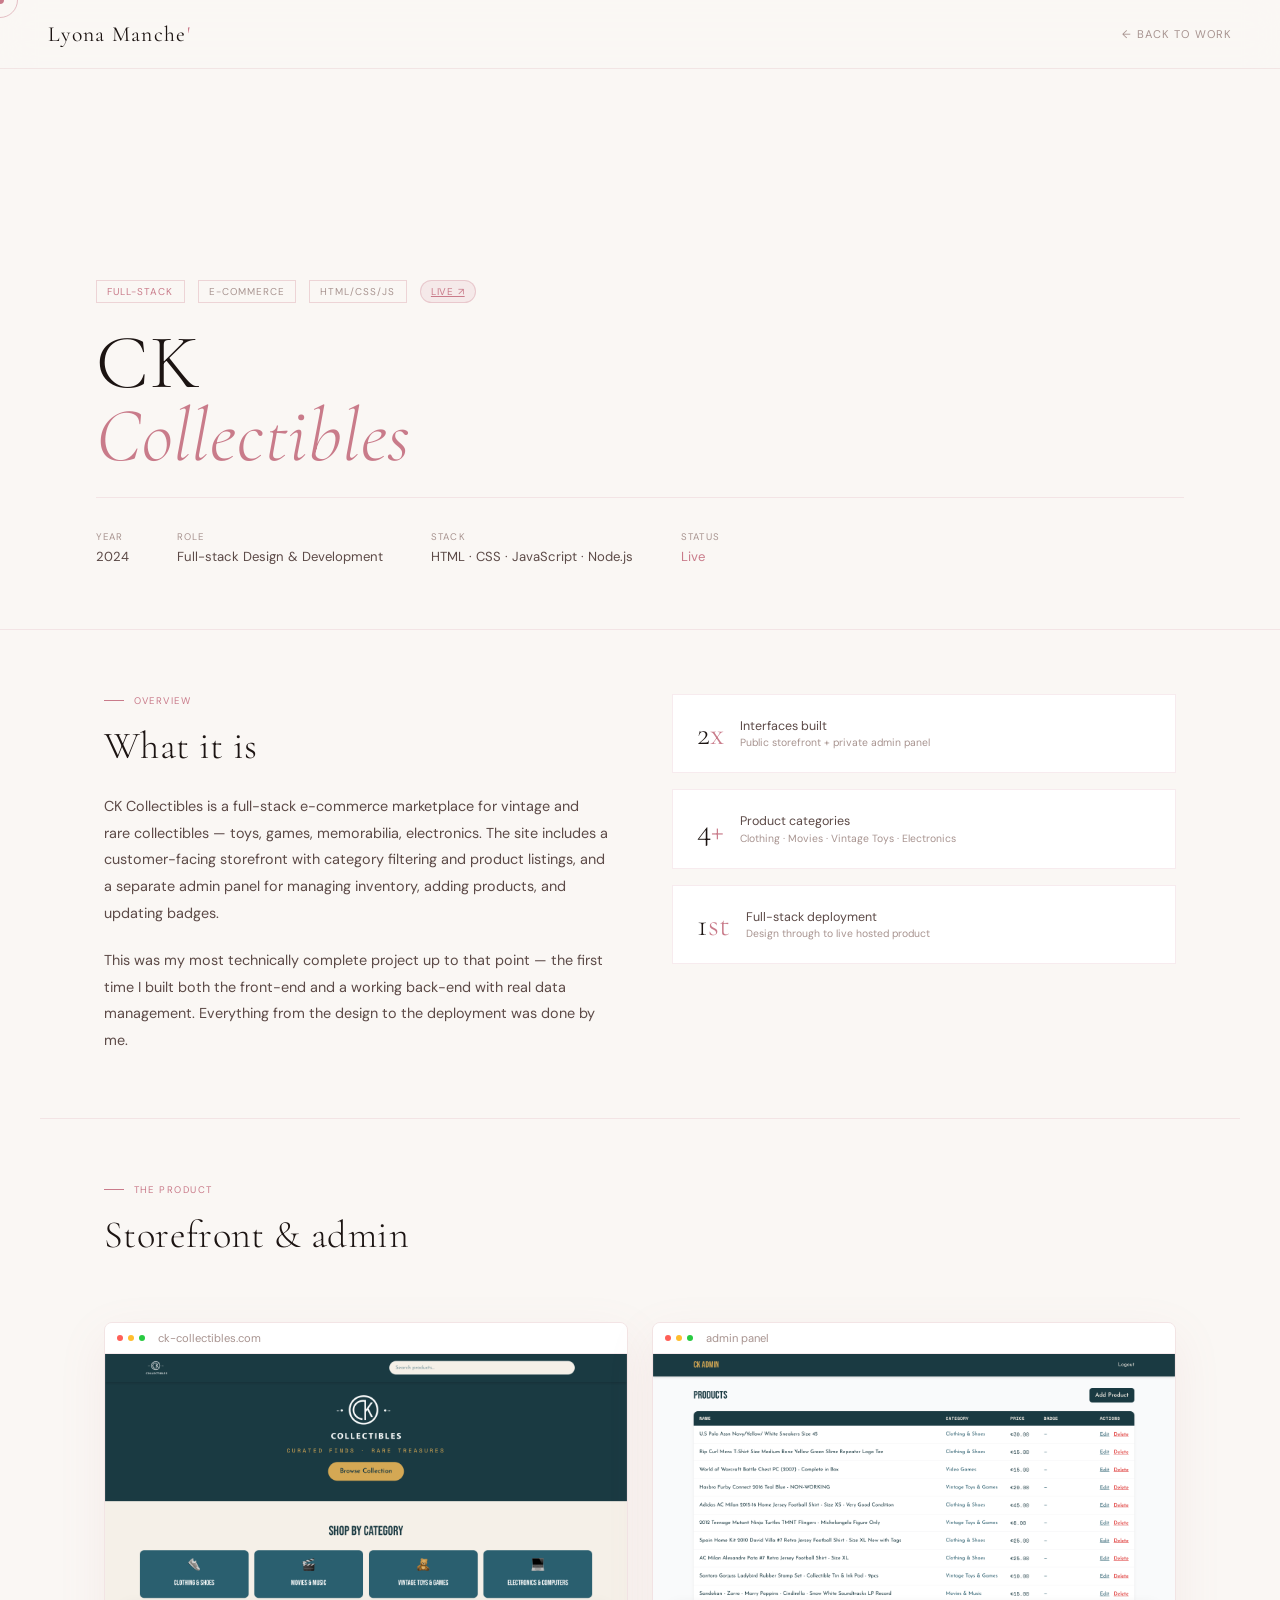
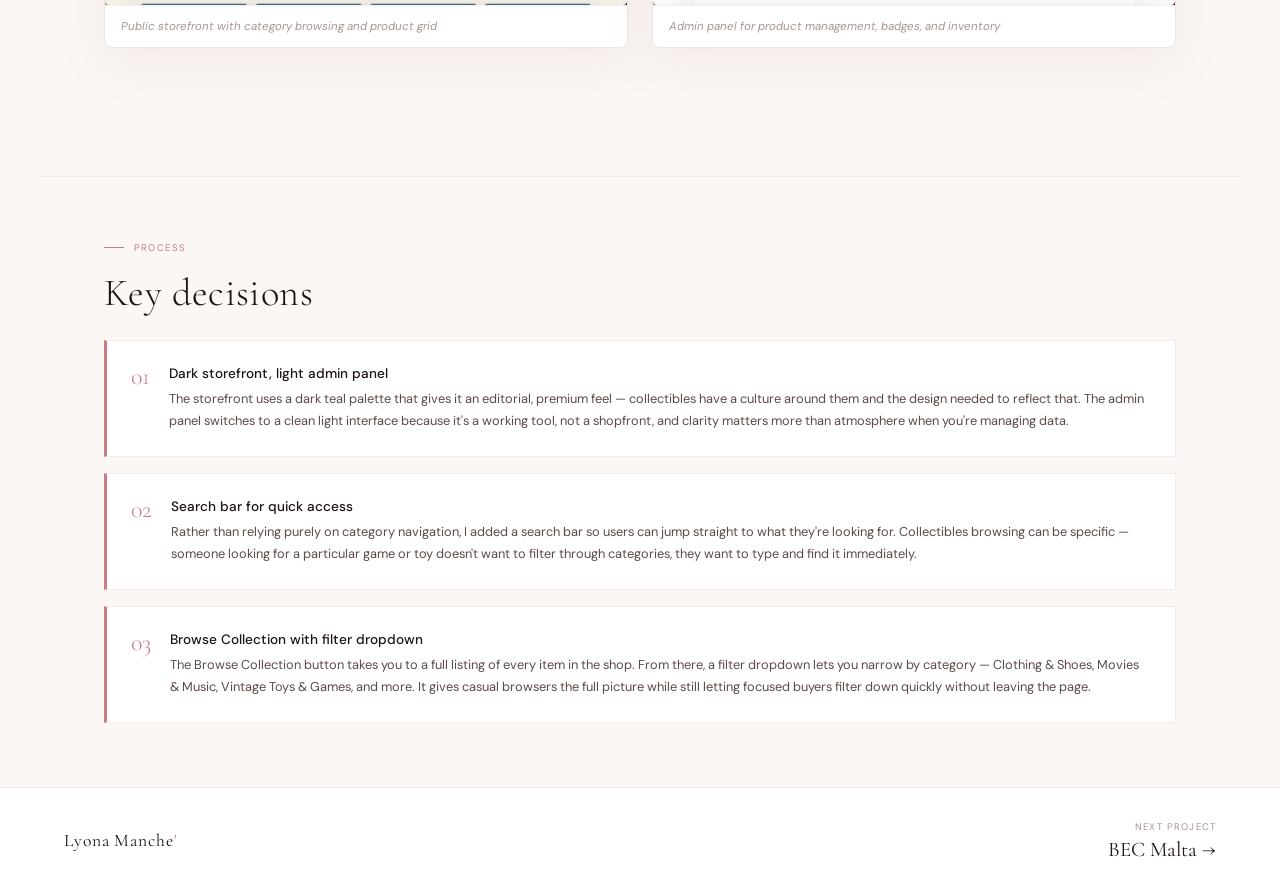
<file: projects/ck-collectibles.html>
<!DOCTYPE html>
<html lang="en">
<head>
<meta charset="UTF-8">
<meta name="viewport" content="width=device-width, initial-scale=1.0">
<title>CK Collectibles — Lyona Manche'</title>
<link href="https://fonts.googleapis.com/css2?family=Cormorant+Garamond:ital,wght@0,300;0,400;0,600;1,300;1,400&family=DM+Sans:wght@300;400;500&display=swap" rel="stylesheet">
<link rel="stylesheet" href="case-study.css">
</head>
<body>
<div class="cursor" id="cursor"></div>
<div class="cursor-ring" id="cursorRing"></div>
<nav>
  <a href="../index.html" class="nav-logo">Lyona Manche<span>'</span></a>
  <a href="../index.html" class="nav-back">← Back to work</a>
</nav>

<section class="cs-hero">
  <div class="cs-eyebrow">
    <span class="cs-tag hi">Full-stack</span>
    <span class="cs-tag">E-commerce</span>
    <span class="cs-tag">HTML/CSS/JS</span>
    <a href="https://ckcollectibles.com" target="_blank" class="cs-live">Live ↗</a>
  </div>
  <h1 class="cs-title">CK<br><em>Collectibles</em></h1>
  <div class="cs-hero-meta">
    <div class="cs-meta-item"><div class="cs-meta-label">Year</div><div class="cs-meta-val">2024</div></div>
    <div class="cs-meta-item"><div class="cs-meta-label">Role</div><div class="cs-meta-val">Full-stack Design & Development</div></div>
    <div class="cs-meta-item"><div class="cs-meta-label">Stack</div><div class="cs-meta-val">HTML · CSS · JavaScript · Node.js</div></div>
    <div class="cs-meta-item"><div class="cs-meta-label">Status</div><div class="cs-meta-val" style="color:var(--rose);">Live</div></div>
  </div>
</section>

<div class="cs-content">

  <div class="cs-section reveal">
    <div class="cs-overview-grid">
      <div>
        <div class="cs-section-label">Overview</div>
        <h2 class="cs-section-title">What it is</h2>
        <p class="cs-body">CK Collectibles is a full-stack e-commerce marketplace for vintage and rare collectibles — toys, games, memorabilia, electronics. The site includes a customer-facing storefront with category filtering and product listings, and a separate admin panel for managing inventory, adding products, and updating badges.</p>
        <br>
        <p class="cs-body">This was my most technically complete project up to that point — the first time I built both the front-end and a working back-end with real data management. Everything from the design to the deployment was done by me.</p>
      </div>
      <div class="cs-overview-right">
        <div class="cs-stat-box">
          <div class="cs-stat-num">2<span>x</span></div>
          <div><div class="cs-stat-label">Interfaces built</div><div class="cs-stat-sub">Public storefront + private admin panel</div></div>
        </div>
        <div class="cs-stat-box">
          <div class="cs-stat-num">4<span>+</span></div>
          <div><div class="cs-stat-label">Product categories</div><div class="cs-stat-sub">Clothing · Movies · Vintage Toys · Electronics</div></div>
        </div>
        <div class="cs-stat-box">
          <div class="cs-stat-num">1<span>st</span></div>
          <div><div class="cs-stat-label">Full-stack deployment</div><div class="cs-stat-sub">Design through to live hosted product</div></div>
        </div>
      </div>
    </div>
  </div>

  <div class="cs-section reveal">
    <div class="cs-section-label">The Product</div>
    <h2 class="cs-section-title">Storefront & admin</h2>
    <div class="cs-screenshots-2">
      <div class="cs-screenshot-browser">
        <div class="cs-browser-bar">
          <div class="cs-dot r"></div><div class="cs-dot y"></div><div class="cs-dot g"></div>
          <span class="cs-url">ck-collectibles.com</span>
        </div>
        <img src="../images/ck.png" alt="CK Collectibles storefront">
        <div class="cs-screenshot-caption">Public storefront with category browsing and product grid</div>
      </div>
      <div class="cs-screenshot-browser">
        <div class="cs-browser-bar">
          <div class="cs-dot r"></div><div class="cs-dot y"></div><div class="cs-dot g"></div>
          <span class="cs-url">admin panel</span>
        </div>
        <img src="../images/ck-admin.png" alt="CK Admin Panel">
        <div class="cs-screenshot-caption">Admin panel for product management, badges, and inventory</div>
      </div>
    </div>
  </div>

  <div class="cs-section reveal">
    <div class="cs-section-label">Process</div>
    <h2 class="cs-section-title">Key decisions</h2>
    <div class="cs-decisions">
      <div class="cs-decision">
        <div class="cs-decision-num">01</div>
        <div>
          <div class="cs-decision-title">Dark storefront, light admin panel</div>
          <div class="cs-decision-body">The storefront uses a dark teal palette that gives it an editorial, premium feel — collectibles have a culture around them and the design needed to reflect that. The admin panel switches to a clean light interface because it's a working tool, not a shopfront, and clarity matters more than atmosphere when you're managing data.</div>
        </div>
      </div>
      <div class="cs-decision">
        <div class="cs-decision-num">02</div>
        <div>
          <div class="cs-decision-title">Search bar for quick access</div>
          <div class="cs-decision-body">Rather than relying purely on category navigation, I added a search bar so users can jump straight to what they're looking for. Collectibles browsing can be specific — someone looking for a particular game or toy doesn't want to filter through categories, they want to type and find it immediately.</div>
        </div>
      </div>
      <div class="cs-decision">
        <div class="cs-decision-num">03</div>
        <div>
          <div class="cs-decision-title">Browse Collection with filter dropdown</div>
          <div class="cs-decision-body">The Browse Collection button takes you to a full listing of every item in the shop. From there, a filter dropdown lets you narrow by category — Clothing & Shoes, Movies & Music, Vintage Toys & Games, and more. It gives casual browsers the full picture while still letting focused buyers filter down quickly without leaving the page.</div>
        </div>
      </div>
    </div>
  </div>

</div>

<div class="cs-footer-nav">
  <div class="cs-footer-logo">Lyona Manche<span>'</span></div>
  <div class="cs-next">
    <div class="cs-next-label">Next project</div>
    <a href="bec-malta.html" class="cs-next-link">BEC Malta →</a>
  </div>
</div>

<script src="case-study.js"></script>
</body>
</html>
</file>
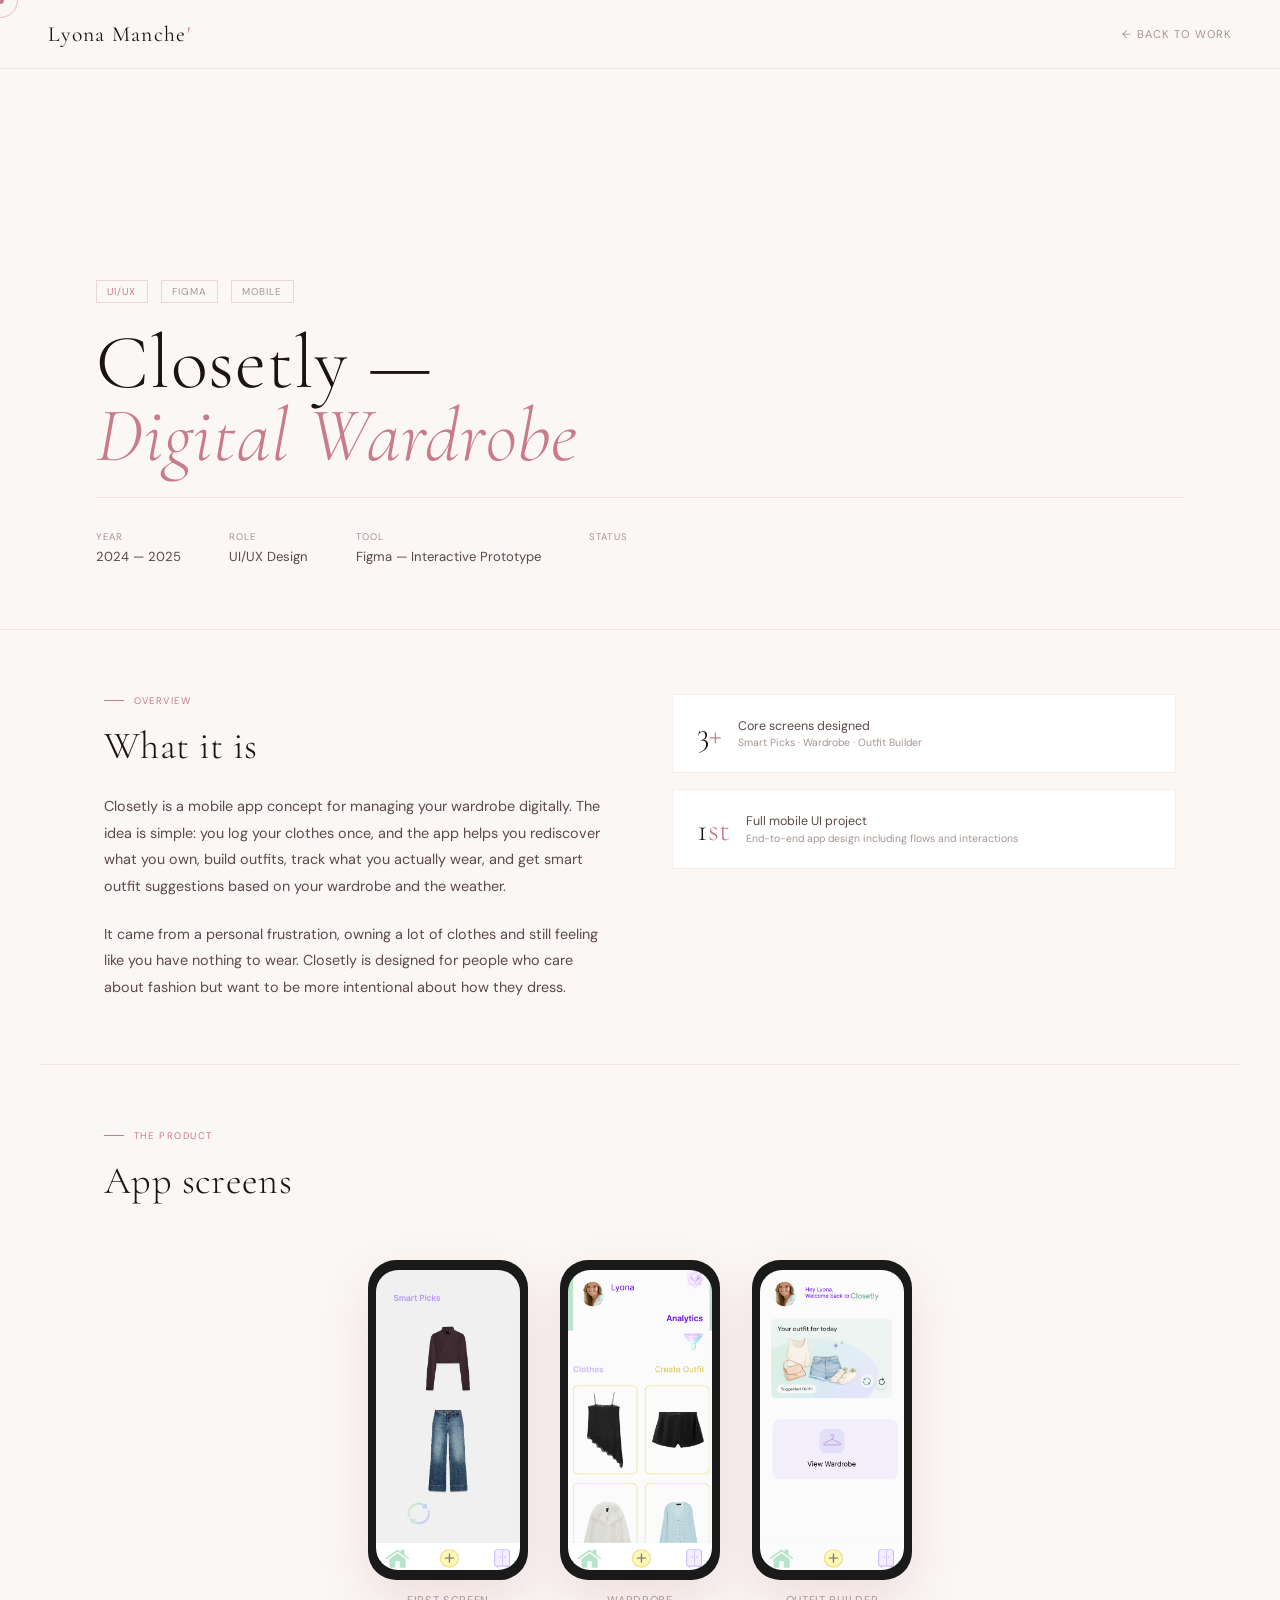
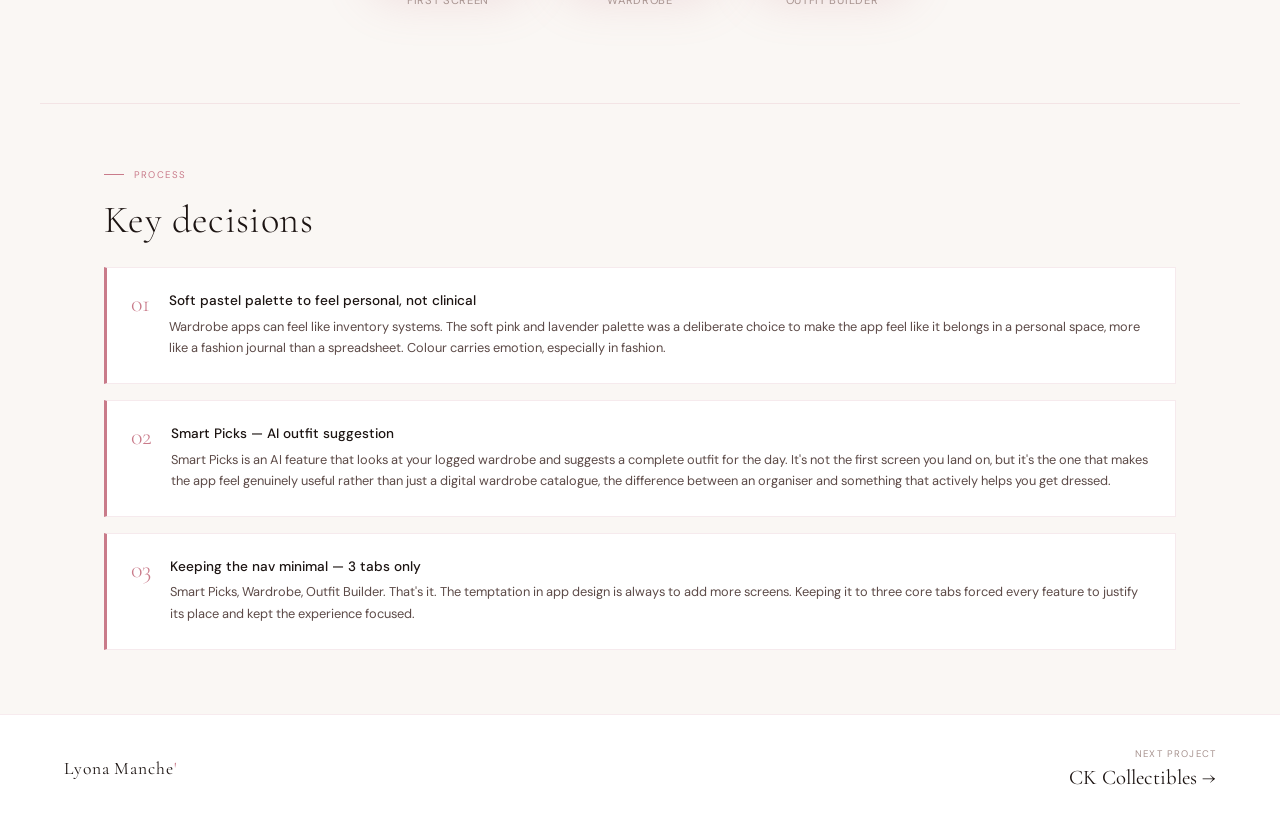
<file: projects/closetly.html>
<!DOCTYPE html>
<html lang="en">
<head>
<meta charset="UTF-8">
<meta name="viewport" content="width=device-width, initial-scale=1.0">
<title>Closetly — Lyona Manche'</title>
<link href="https://fonts.googleapis.com/css2?family=Cormorant+Garamond:ital,wght@0,300;0,400;0,600;1,300;1,400&family=DM+Sans:wght@300;400;500&display=swap" rel="stylesheet">
<link rel="stylesheet" href="case-study.css">
</head>
<body>
<div class="cursor" id="cursor"></div>
<div class="cursor-ring" id="cursorRing"></div>
<nav>
  <a href="../index.html" class="nav-logo">Lyona Manche<span>'</span></a>
  <a href="../index.html" class="nav-back">← Back to work</a>
</nav>

<section class="cs-hero">
  <div class="cs-eyebrow">
    <span class="cs-tag hi">UI/UX</span>
    <span class="cs-tag">Figma</span>
    <span class="cs-tag">Mobile</span>
  </div>
  <h1 class="cs-title">Closetly —<br><em>Digital Wardrobe</em></h1>
  <div class="cs-hero-meta">
    <div class="cs-meta-item"><div class="cs-meta-label">Year</div><div class="cs-meta-val">2024 — 2025</div></div>
    <div class="cs-meta-item"><div class="cs-meta-label">Role</div><div class="cs-meta-val">UI/UX Design</div></div>
    <div class="cs-meta-item"><div class="cs-meta-label">Tool</div><div class="cs-meta-val">Figma — Interactive Prototype</div></div>
    <div class="cs-meta-item"><div class="cs-meta-label">Status</div><div class="cs-meta-val" style="color:rgba(255,255,255,0.4);">Prototype</div></div>
  </div>
</section>

<div class="cs-content">

  <div class="cs-section reveal">
    <div class="cs-overview-grid">
      <div>
        <div class="cs-section-label">Overview</div>
        <h2 class="cs-section-title">What it is</h2>
        <p class="cs-body">Closetly is a mobile app concept for managing your wardrobe digitally. The idea is simple: you log your clothes once, and the app helps you rediscover what you own, build outfits, track what you actually wear, and get smart outfit suggestions based on your wardrobe and the weather.</p>
        <br>
        <p class="cs-body">It came from a personal frustration, owning a lot of clothes and still feeling like you have nothing to wear. Closetly is designed for people who care about fashion but want to be more intentional about how they dress.</p>
      </div>
      <div class="cs-overview-right">
        <div class="cs-stat-box">
          <div class="cs-stat-num">3<span>+</span></div>
          <div><div class="cs-stat-label">Core screens designed</div><div class="cs-stat-sub">Smart Picks · Wardrobe · Outfit Builder</div></div>
        </div>
        <div class="cs-stat-box">
          <div class="cs-stat-num">1<span>st</span></div>
          <div><div class="cs-stat-label">Full mobile UI project</div><div class="cs-stat-sub">End-to-end app design including flows and interactions</div></div>
        </div>
      </div>
    </div>
  </div>

  <div class="cs-section reveal">
    <div class="cs-section-label">The Product</div>
    <h2 class="cs-section-title">App screens</h2>
    <div class="cs-phones-wrap">
      <div class="cs-phone">
        <div class="cs-phone-screen">
          <img src="../images/closetly2.png" alt="Closetly Wardrobe" style="width:100%;height:100%;object-fit:cover;border-radius:22px;">
        </div>
        <div class="cs-phone-caption">First Screen</div>
      </div>
      <div class="cs-phone">
        <div class="cs-phone-screen">
          <img src="../images/closetly.png" alt="Closetly Smart Picks" style="width:100%;height:100%;object-fit:cover;border-radius:22px;">
        </div>
        <div class="cs-phone-caption">Wardrobe</div>
      </div>
      <div class="cs-phone">
        <div class="cs-phone-screen">
          <img src="../images/closetly3.png" alt="Closetly Outfit Builder" style="width:100%;height:100%;object-fit:cover;border-radius:22px;">
        </div>
        <div class="cs-phone-caption">Outfit Builder</div>
      </div>
    </div>
  </div>

  <div class="cs-section reveal">
    <div class="cs-section-label">Process</div>
    <h2 class="cs-section-title">Key decisions</h2>
    <div class="cs-decisions">
      <div class="cs-decision">
        <div class="cs-decision-num">01</div>
        <div>
          <div class="cs-decision-title">Soft pastel palette to feel personal, not clinical</div>
          <div class="cs-decision-body">Wardrobe apps can feel like inventory systems. The soft pink and lavender palette was a deliberate choice to make the app feel like it belongs in a personal space, more like a fashion journal than a spreadsheet. Colour carries emotion, especially in fashion.</div>
        </div>
      </div>
      <div class="cs-decision">
        <div class="cs-decision-num">02</div>
        <div>
          <div class="cs-decision-title">Smart Picks — AI outfit suggestion</div>
          <div class="cs-decision-body">Smart Picks is an AI feature that looks at your logged wardrobe and suggests a complete outfit for the day. It's not the first screen you land on, but it's the one that makes the app feel genuinely useful rather than just a digital wardrobe catalogue, the difference between an organiser and something that actively helps you get dressed.</div>
        </div>
      </div>
      <div class="cs-decision">
        <div class="cs-decision-num">03</div>
        <div>
          <div class="cs-decision-title">Keeping the nav minimal — 3 tabs only</div>
          <div class="cs-decision-body">Smart Picks, Wardrobe, Outfit Builder. That's it. The temptation in app design is always to add more screens. Keeping it to three core tabs forced every feature to justify its place and kept the experience focused.</div>
        </div>
      </div>
    </div>
  </div>

</div>

<div class="cs-footer-nav">
  <div class="cs-footer-logo">Lyona Manche<span>'</span></div>
  <div class="cs-next">
    <div class="cs-next-label">Next project</div>
    <a href="ck-collectibles.html" class="cs-next-link">CK Collectibles →</a>
  </div>
</div>

<script src="case-study.js"></script>
</body>
</html>
</file>
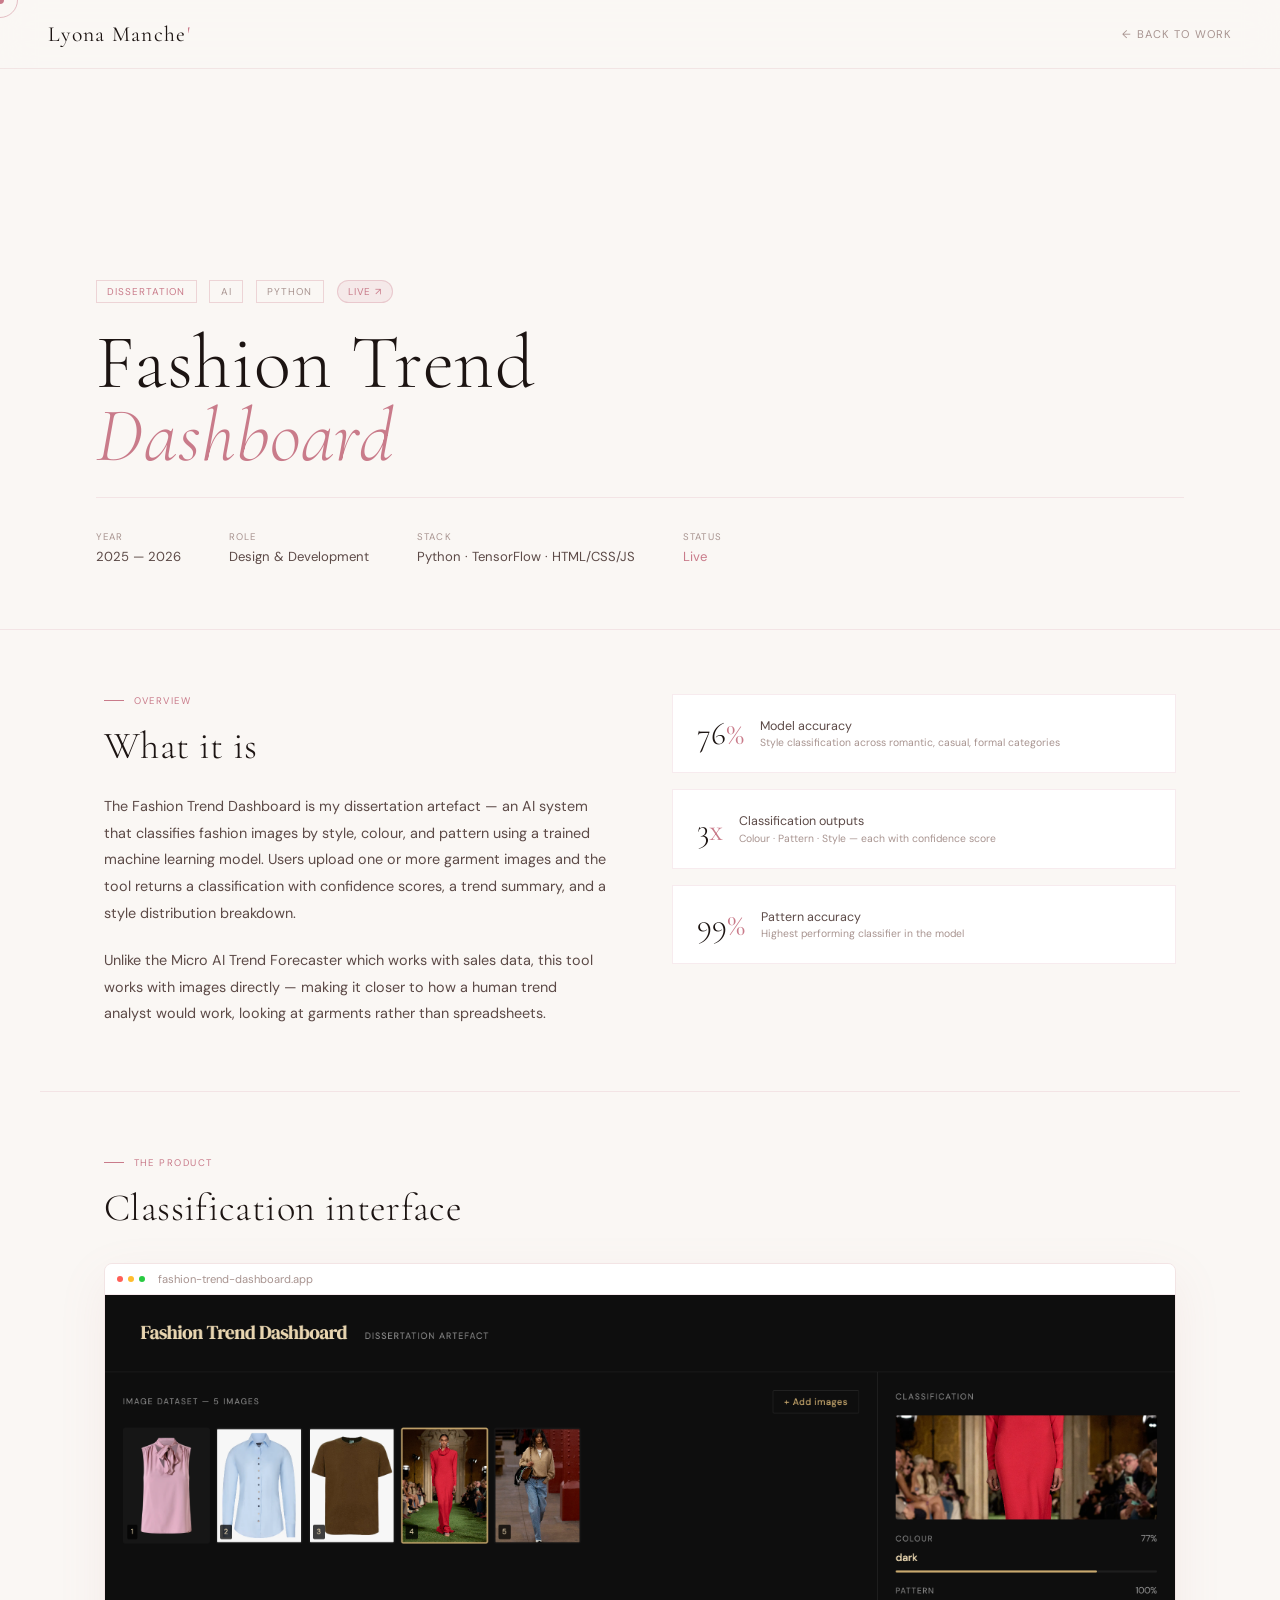
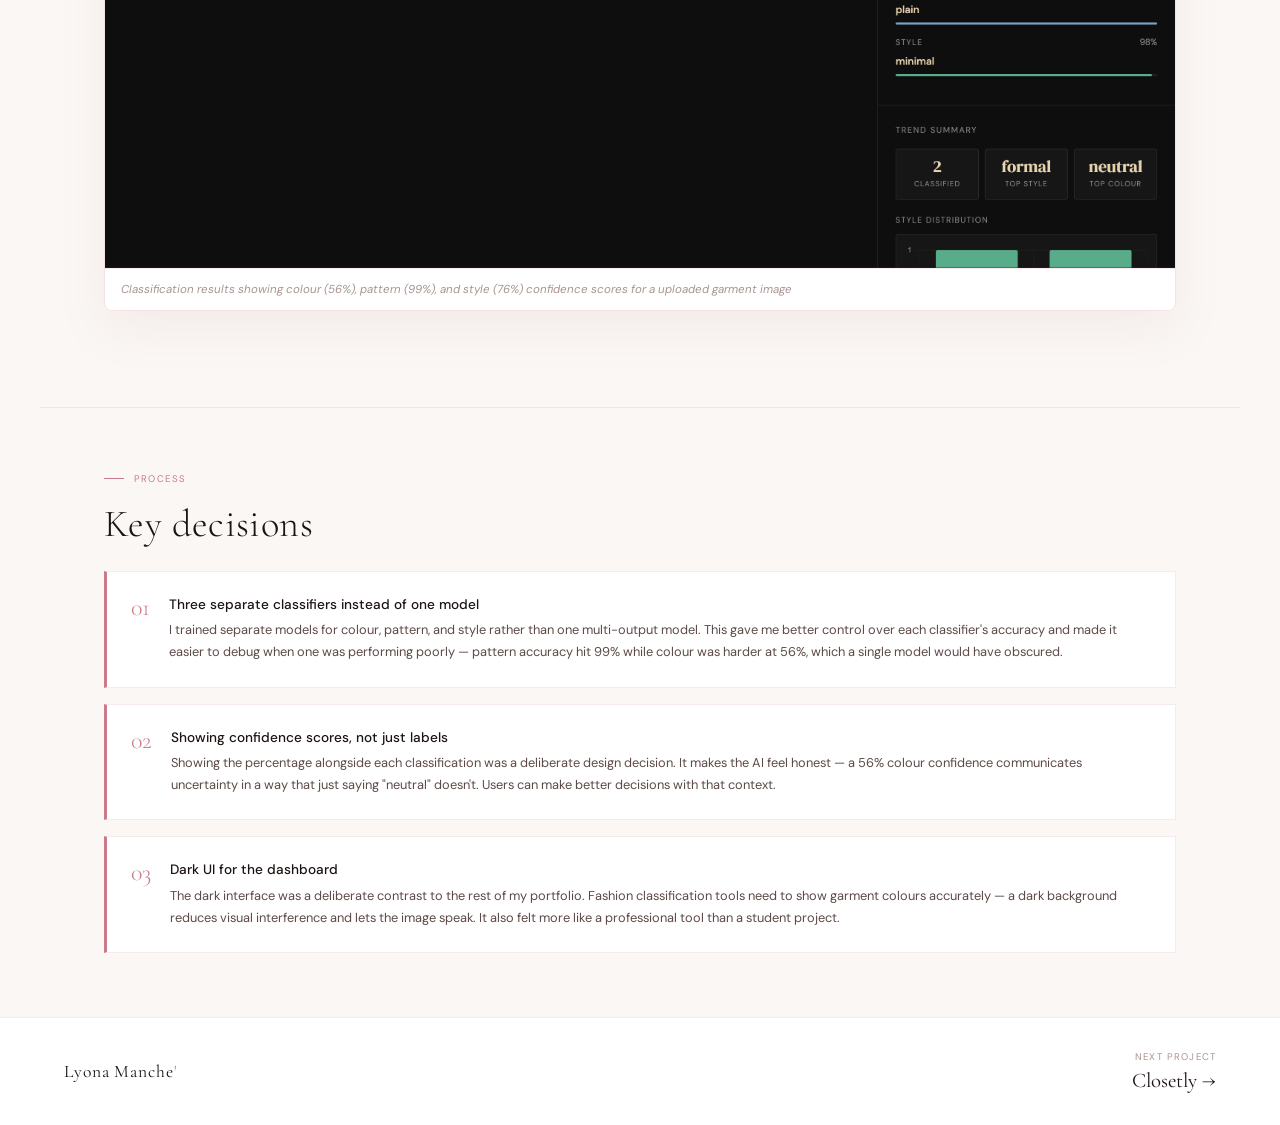
<file: projects/fashion-trend-dashboard.html>
<!DOCTYPE html>
<html lang="en">
<head>
<meta charset="UTF-8">
<meta name="viewport" content="width=device-width, initial-scale=1.0">
<title>Fashion Trend Dashboard — Lyona Manche'</title>
<link href="https://fonts.googleapis.com/css2?family=Cormorant+Garamond:ital,wght@0,300;0,400;0,600;1,300;1,400&family=DM+Sans:wght@300;400;500&display=swap" rel="stylesheet">
<link rel="stylesheet" href="case-study.css">
</head>
<body>
<div class="cursor" id="cursor"></div>
<div class="cursor-ring" id="cursorRing"></div>
<nav>
  <a href="../index.html" class="nav-logo">Lyona Manche<span>'</span></a>
  <a href="../index.html" class="nav-back">← Back to work</a>
</nav>

<section class="cs-hero">
  <div class="cs-eyebrow">
    <span class="cs-tag hi">Dissertation</span>
    <span class="cs-tag">AI</span>
    <span class="cs-tag">Python</span>
    <span class="cs-live">Live ↗</span>
  </div>
  <h1 class="cs-title">Fashion Trend<br><em>Dashboard</em></h1>
  <div class="cs-hero-meta">
    <div class="cs-meta-item"><div class="cs-meta-label">Year</div><div class="cs-meta-val">2025 — 2026</div></div>
    <div class="cs-meta-item"><div class="cs-meta-label">Role</div><div class="cs-meta-val">Design & Development</div></div>
    <div class="cs-meta-item"><div class="cs-meta-label">Stack</div><div class="cs-meta-val">Python · TensorFlow · HTML/CSS/JS</div></div>
    <div class="cs-meta-item"><div class="cs-meta-label">Status</div><div class="cs-meta-val" style="color:var(--rose);">Live</div></div>
  </div>
</section>

<div class="cs-content">

  <div class="cs-section reveal">
    <div class="cs-overview-grid">
      <div>
        <div class="cs-section-label">Overview</div>
        <h2 class="cs-section-title">What it is</h2>
        <p class="cs-body">The Fashion Trend Dashboard is my dissertation artefact — an AI system that classifies fashion images by style, colour, and pattern using a trained machine learning model. Users upload one or more garment images and the tool returns a classification with confidence scores, a trend summary, and a style distribution breakdown.</p>
        <br>
        <p class="cs-body">Unlike the Micro AI Trend Forecaster which works with sales data, this tool works with images directly — making it closer to how a human trend analyst would work, looking at garments rather than spreadsheets.</p>
      </div>
      <div class="cs-overview-right">
        <div class="cs-stat-box">
          <div class="cs-stat-num">76<span>%</span></div>
          <div><div class="cs-stat-label">Model accuracy</div><div class="cs-stat-sub">Style classification across romantic, casual, formal categories</div></div>
        </div>
        <div class="cs-stat-box">
          <div class="cs-stat-num">3<span>x</span></div>
          <div><div class="cs-stat-label">Classification outputs</div><div class="cs-stat-sub">Colour · Pattern · Style — each with confidence score</div></div>
        </div>
        <div class="cs-stat-box">
          <div class="cs-stat-num">99<span>%</span></div>
          <div><div class="cs-stat-label">Pattern accuracy</div><div class="cs-stat-sub">Highest performing classifier in the model</div></div>
        </div>
      </div>
    </div>
  </div>

  <div class="cs-section reveal">
    <div class="cs-section-label">The Product</div>
    <h2 class="cs-section-title">Classification interface</h2>
    <div class="cs-screenshot-browser">
      <div class="cs-browser-bar">
        <div class="cs-dot r"></div><div class="cs-dot y"></div><div class="cs-dot g"></div>
        <span class="cs-url">fashion-trend-dashboard.app</span>
      </div>
      <img src="../images/fashion.png" alt="Fashion Trend Dashboard">
      <div class="cs-screenshot-caption">Classification results showing colour (56%), pattern (99%), and style (76%) confidence scores for a uploaded garment image</div>
    </div>
  </div>

  <div class="cs-section reveal">
    <div class="cs-section-label">Process</div>
    <h2 class="cs-section-title">Key decisions</h2>
    <div class="cs-decisions">
      <div class="cs-decision">
        <div class="cs-decision-num">01</div>
        <div>
          <div class="cs-decision-title">Three separate classifiers instead of one model</div>
          <div class="cs-decision-body">I trained separate models for colour, pattern, and style rather than one multi-output model. This gave me better control over each classifier's accuracy and made it easier to debug when one was performing poorly — pattern accuracy hit 99% while colour was harder at 56%, which a single model would have obscured.</div>
        </div>
      </div>
      <div class="cs-decision">
        <div class="cs-decision-num">02</div>
        <div>
          <div class="cs-decision-title">Showing confidence scores, not just labels</div>
          <div class="cs-decision-body">Showing the percentage alongside each classification was a deliberate design decision. It makes the AI feel honest — a 56% colour confidence communicates uncertainty in a way that just saying "neutral" doesn't. Users can make better decisions with that context.</div>
        </div>
      </div>
      <div class="cs-decision">
        <div class="cs-decision-num">03</div>
        <div>
          <div class="cs-decision-title">Dark UI for the dashboard</div>
          <div class="cs-decision-body">The dark interface was a deliberate contrast to the rest of my portfolio. Fashion classification tools need to show garment colours accurately — a dark background reduces visual interference and lets the image speak. It also felt more like a professional tool than a student project.</div>
        </div>
      </div>
    </div>
  </div>

</div>

<div class="cs-footer-nav">
  <div class="cs-footer-logo">Lyona Manche<span>'</span></div>
  <div class="cs-next">
    <div class="cs-next-label">Next project</div>
    <a href="closetly.html" class="cs-next-link">Closetly →</a>
  </div>
</div>

<script src="case-study.js"></script>
</body>
</html>
</file>
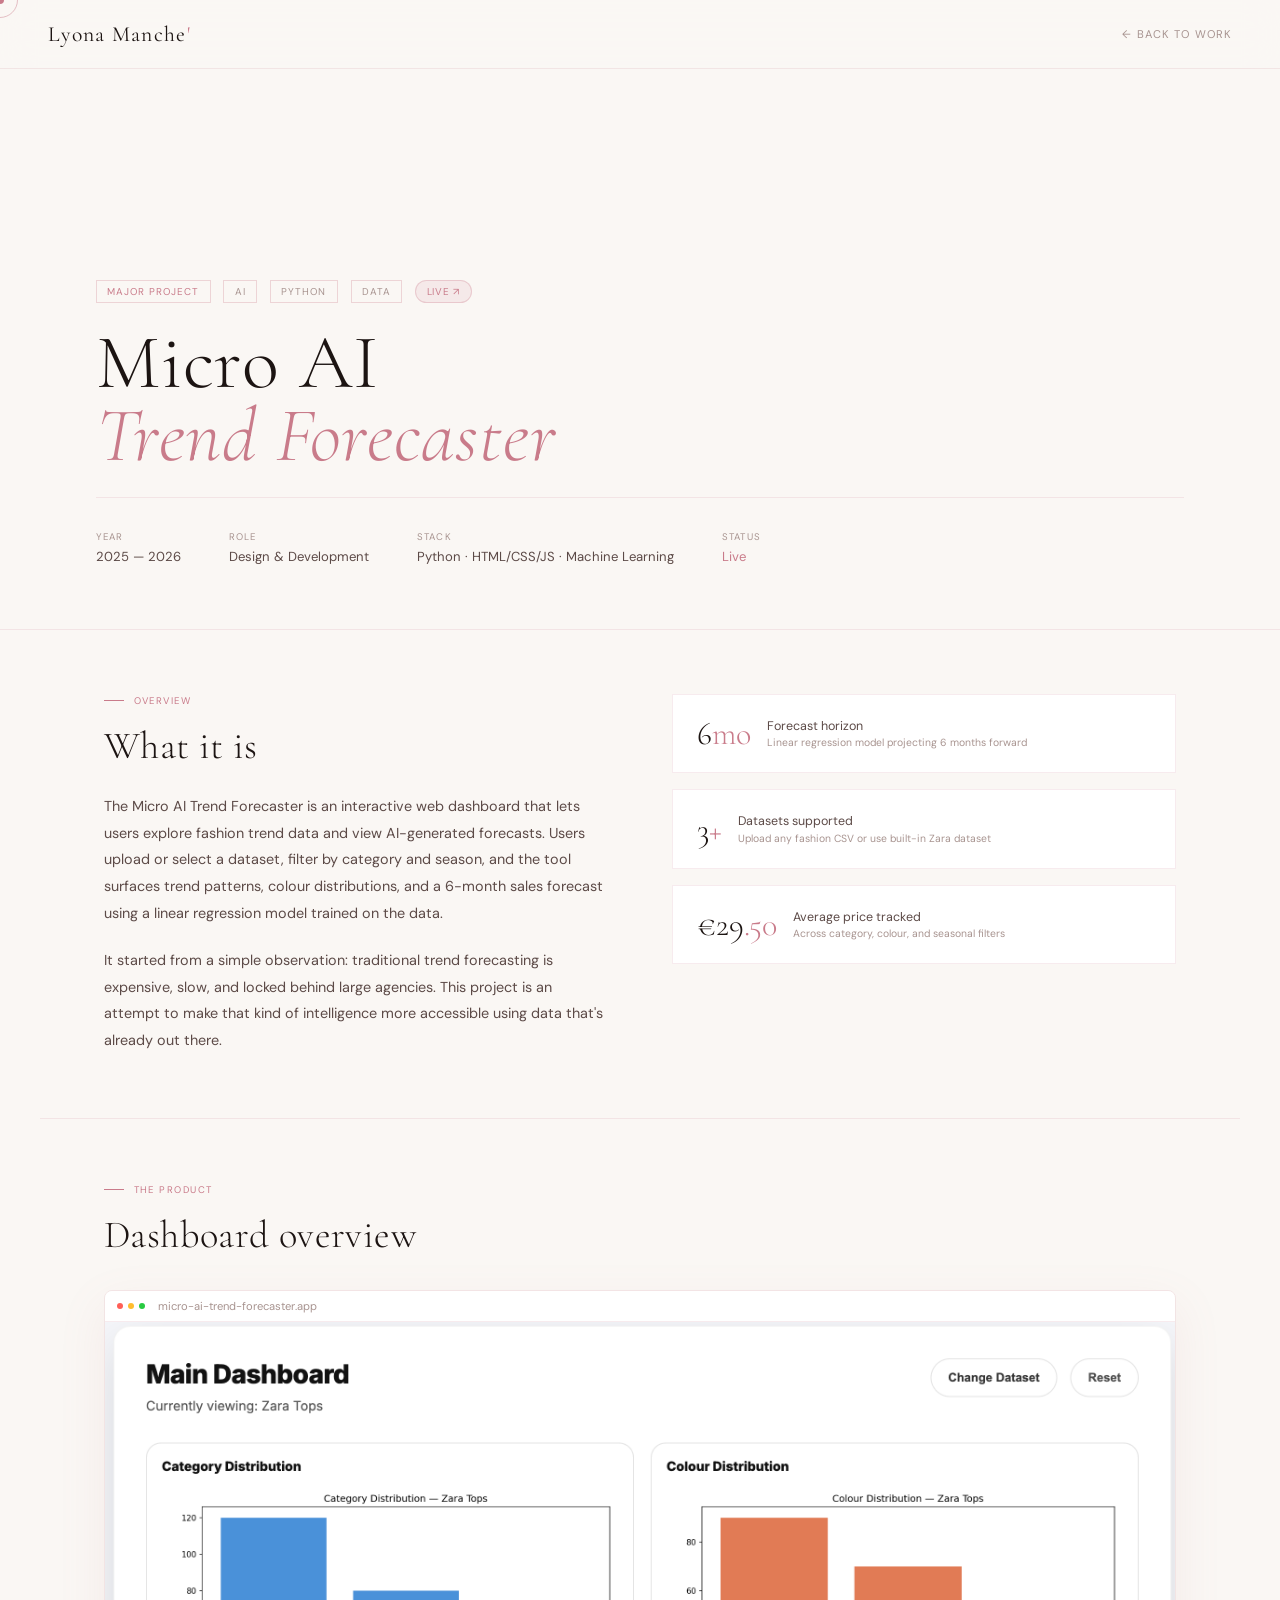
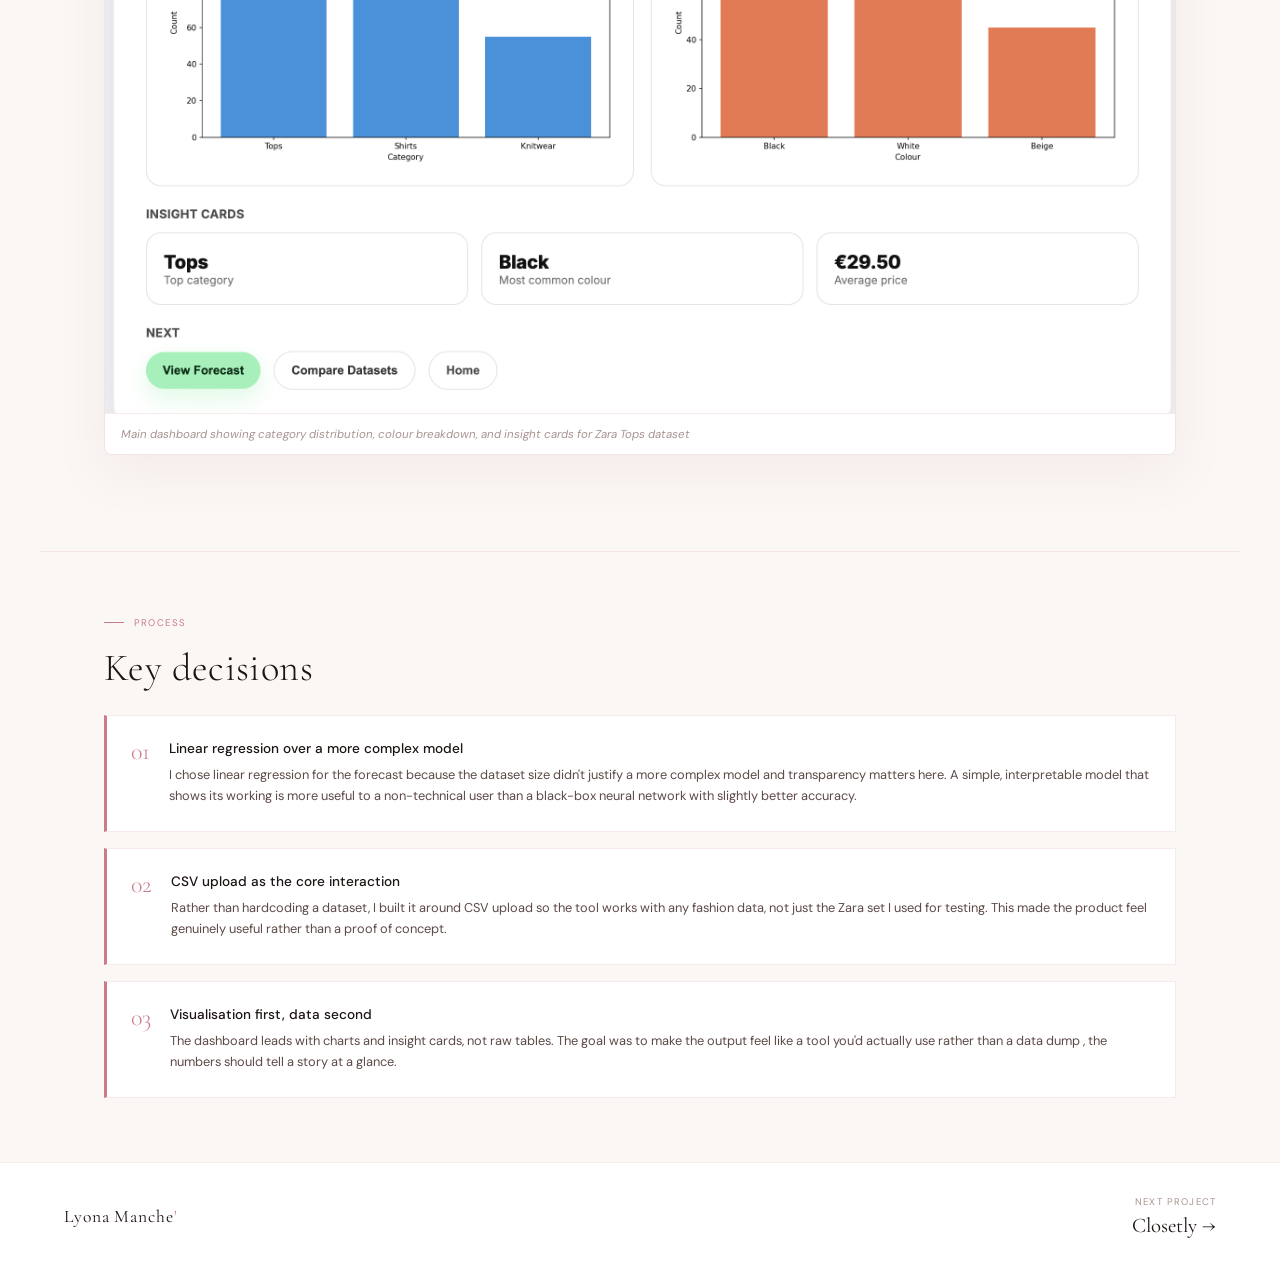
<file: projects/micro-ai-forecaster.html>
<!DOCTYPE html>
<html lang="en">
<head>
<meta charset="UTF-8">
<meta name="viewport" content="width=device-width, initial-scale=1.0">
<title>Micro AI Trend Forecaster — Lyona Manche'</title>
<link href="https://fonts.googleapis.com/css2?family=Cormorant+Garamond:ital,wght@0,300;0,400;0,600;1,300;1,400&family=DM+Sans:wght@300;400;500&display=swap" rel="stylesheet">
<link rel="stylesheet" href="case-study.css">
</head>
<body>

<div class="cursor" id="cursor"></div>
<div class="cursor-ring" id="cursorRing"></div>

<nav>
  <a href="../index.html" class="nav-logo">Lyona Manche<span>'</span></a>
  <a href="../index.html" class="nav-back">← Back to work</a>
</nav>

<!-- HERO -->
<section class="cs-hero">
  <div class="cs-eyebrow">
    <span class="cs-tag hi">Major Project</span>
    <span class="cs-tag">AI</span>
    <span class="cs-tag">Python</span>
    <span class="cs-tag">Data</span>
    <span class="cs-live">Live ↗</span>
  </div>
  <h1 class="cs-title">Micro AI<br><em>Trend Forecaster</em></h1>
  <div class="cs-hero-meta">
    <div class="cs-meta-item">
      <div class="cs-meta-label">Year</div>
      <div class="cs-meta-val">2025 — 2026</div>
    </div>
    <div class="cs-meta-item">
      <div class="cs-meta-label">Role</div>
      <div class="cs-meta-val">Design & Development</div>
    </div>
    <div class="cs-meta-item">
      <div class="cs-meta-label">Stack</div>
      <div class="cs-meta-val">Python · HTML/CSS/JS · Machine Learning</div>
    </div>
    <div class="cs-meta-item">
      <div class="cs-meta-label">Status</div>
      <div class="cs-meta-val" style="color:var(--rose);">Live</div>
    </div>
  </div>
</section>

<!-- CONTENT -->
<div class="cs-content">

  <!-- OVERVIEW -->
  <div class="cs-section reveal">
    <div class="cs-overview-grid">
      <div>
        <div class="cs-section-label">Overview</div>
        <h2 class="cs-section-title">What it is</h2>
        <p class="cs-body">The Micro AI Trend Forecaster is an interactive web dashboard that lets users explore fashion trend data and view AI-generated forecasts. Users upload or select a dataset, filter by category and season, and the tool surfaces trend patterns, colour distributions, and a 6-month sales forecast using a linear regression model trained on the data.</p>
        <br>
        <p class="cs-body">It started from a simple observation: traditional trend forecasting is expensive, slow, and locked behind large agencies. This project is an attempt to make that kind of intelligence more accessible using data that's already out there.</p>
      </div>
      <div class="cs-overview-right">
        <div class="cs-stat-box">
          <div class="cs-stat-num">6<span>mo</span></div>
          <div><div class="cs-stat-label">Forecast horizon</div><div class="cs-stat-sub">Linear regression model projecting 6 months forward</div></div>
        </div>
        <div class="cs-stat-box">
          <div class="cs-stat-num">3<span>+</span></div>
          <div><div class="cs-stat-label">Datasets supported</div><div class="cs-stat-sub">Upload any fashion CSV or use built-in Zara dataset</div></div>
        </div>
        <div class="cs-stat-box">
          <div class="cs-stat-num">€29<span>.50</span></div>
          <div><div class="cs-stat-label">Average price tracked</div><div class="cs-stat-sub">Across category, colour, and seasonal filters</div></div>
        </div>
      </div>
    </div>
  </div>

  <!-- SCREENSHOT -->
  <div class="cs-section reveal">
    <div class="cs-section-label">The Product</div>
    <h2 class="cs-section-title">Dashboard overview</h2>
    <div class="cs-screenshot-browser">
      <div class="cs-browser-bar">
        <div class="cs-dot r"></div><div class="cs-dot y"></div><div class="cs-dot g"></div>
        <span class="cs-url">micro-ai-trend-forecaster.app</span>
      </div>
      <img src="../images/forecaster.png" alt="Micro AI Trend Forecaster Dashboard">
      <div class="cs-screenshot-caption">Main dashboard showing category distribution, colour breakdown, and insight cards for Zara Tops dataset</div>
    </div>
  </div>

  <!-- KEY DECISIONS -->
  <div class="cs-section reveal">
    <div class="cs-section-label">Process</div>
    <h2 class="cs-section-title">Key decisions</h2>
    <div class="cs-decisions">
      <div class="cs-decision">
        <div class="cs-decision-num">01</div>
        <div>
          <div class="cs-decision-title">Linear regression over a more complex model</div>
          <div class="cs-decision-body">I chose linear regression for the forecast because the dataset size didn't justify a more complex model and transparency matters here. A simple, interpretable model that shows its working is more useful to a non-technical user than a black-box neural network with slightly better accuracy.</div>
        </div>
      </div>
      <div class="cs-decision">
        <div class="cs-decision-num">02</div>
        <div>
          <div class="cs-decision-title">CSV upload as the core interaction</div>
          <div class="cs-decision-body">Rather than hardcoding a dataset, I built it around CSV upload so the tool works with any fashion data, not just the Zara set I used for testing. This made the product feel genuinely useful rather than a proof of concept.</div>
        </div>
      </div>
      <div class="cs-decision">
        <div class="cs-decision-num">03</div>
        <div>
          <div class="cs-decision-title">Visualisation first, data second</div>
          <div class="cs-decision-body">The dashboard leads with charts and insight cards, not raw tables. The goal was to make the output feel like a tool you'd actually use rather than a data dump , the numbers should tell a story at a glance.</div>
        </div>
      </div>
    </div>
  </div>

</div>

<!-- FOOTER NAV -->
<div class="cs-footer-nav">
  <div class="cs-footer-logo">Lyona Manche<span>'</span></div>
  <div class="cs-next">
    <div class="cs-next-label">Next project</div>
    <a href="closetly.html" class="cs-next-link">Closetly →</a>
  </div>
</div>

<script src="case-study.js"></script>
</body>
</html>
</file>
<file: projects/case-study.css>
*, *::before, *::after { box-sizing: border-box; margin: 0; padding: 0; }

:root {
  --cream:   #FAF7F4;
  --rose:    #C97B8A;
  --rose-dk: #9E5A6A;
  --terra:   #D4896A;
  --dark:    #1C1412;
  --mid:     #5C4A47;
  --muted:   #A89490;
  --border:  rgba(201,123,138,0.15);
  --border2: rgba(201,123,138,0.28);
  --white:   #FFFFFF;
  --black:   #0E0F11;
}

html { scroll-behavior: smooth; }
body { font-family: 'DM Sans', sans-serif; background: var(--cream); color: var(--dark); overflow-x: hidden; cursor: none; }

.cursor { position:fixed; z-index:9999; pointer-events:none; width:8px; height:8px; border-radius:50%; background:var(--rose); top:0; left:0; transform:translate(-50%,-50%); }
.cursor-ring { position:fixed; z-index:9998; pointer-events:none; width:36px; height:36px; border-radius:50%; border:1px solid rgba(201,123,138,0.45); top:0; left:0; transform:translate(-50%,-50%); transition:width 0.3s,height 0.3s; }

/* NAV */
nav {
  position:fixed; top:0; left:0; right:0; z-index:100;
  display:flex; align-items:center; justify-content:space-between;
  padding:1.3rem 3rem;
  background:rgba(250,247,244,0.88);
  backdrop-filter:blur(16px);
  border-bottom:1px solid rgba(201,123,138,0.15);
}
.nav-logo { font-family:'Cormorant Garamond',serif; font-size:1.35rem; font-weight:400; letter-spacing:0.06em; color:var(--dark); text-decoration:none; }
.nav-logo span { color:var(--rose); }
.nav-back { font-size:0.7rem; letter-spacing:0.1em; text-transform:uppercase; color:var(--muted); text-decoration:none; display:flex; align-items:center; gap:0.5rem; transition:color 0.2s; }
.nav-back:hover { color:var(--rose); }

/* HERO — cream, matching homepage */
.cs-hero {
  background: var(--cream);
  min-height: 70vh;
  display: flex; flex-direction: column; justify-content: flex-end;
  padding: 10rem 6rem 4rem;
  position: relative; overflow: hidden;
  border-bottom: 1px solid var(--border);
}
.cs-eyebrow {
  display: flex; align-items: center; gap: 0.8rem;
  margin-bottom: 1.5rem;
}
.cs-tag { font-size: 0.62rem; letter-spacing: 0.1em; text-transform: uppercase; padding: 0.25rem 0.65rem; border: 1px solid var(--border2); color: var(--muted); }
.cs-tag.hi { border-color: var(--border2); color: var(--rose); }
.cs-live { font-size: 0.62rem; letter-spacing: 0.08em; text-transform: uppercase; padding: 0.25rem 0.65rem; background: rgba(201,123,138,0.1); color: var(--rose); border: 1px solid rgba(201,123,138,0.3); border-radius: 100px; }

.cs-title {
  font-family: 'Cormorant Garamond', serif;
  font-size: clamp(3rem, 6vw, 5.5rem);
  font-weight: 300; line-height: 0.95;
  color: var(--dark); letter-spacing: 0.01em;
  margin-bottom: 1.5rem;
}
.cs-title em { font-style: italic; color: var(--rose); }

.cs-hero-meta {
  display: flex; gap: 3rem;
  padding-top: 2rem; border-top: 1px solid var(--border);
}
.cs-meta-item {}
.cs-meta-label { font-size: 0.6rem; letter-spacing: 0.12em; text-transform: uppercase; color: var(--muted); margin-bottom: 0.3rem; }
.cs-meta-val { font-size: 0.82rem; color: var(--mid); }

/* CONTENT */
.cs-content { background: var(--cream); }
.cs-section { padding: 4rem; border-bottom: 1px solid var(--border); max-width: 1200px; margin: 0 auto; }
.cs-section:last-child { border-bottom: none; }

.cs-section-label {
  font-size: 0.6rem; letter-spacing: 0.15em; text-transform: uppercase;
  color: var(--rose); margin-bottom: 1rem;
  display: flex; align-items: center; gap: 0.6rem;
}
.cs-section-label::before { content: ''; width: 20px; height: 1px; background: var(--rose); }

.cs-section-title {
  font-family: 'Cormorant Garamond', serif;
  font-size: clamp(1.8rem, 3vw, 2.5rem);
  font-weight: 300; margin-bottom: 1.5rem;
  letter-spacing: 0.01em;
}

.cs-body { font-size: 0.9rem; line-height: 1.85; color: var(--mid); max-width: 680px; }

/* OVERVIEW GRID */
.cs-overview-grid { display: grid; grid-template-columns: 1fr 1fr; gap: 4rem; align-items: start; }
.cs-overview-right { display: flex; flex-direction: column; gap: 1rem; }
.cs-stat-box {
  padding: 1.2rem 1.5rem;
  background: white; border: 1px solid var(--border);
  display: grid; grid-template-columns: auto 1fr; gap: 1rem; align-items: center;
}
.cs-stat-num { font-family: 'Cormorant Garamond', serif; font-size: 2rem; font-weight: 300; color: var(--dark); }
.cs-stat-num span { color: var(--rose); }
.cs-stat-label { font-size: 0.78rem; color: var(--mid); }
.cs-stat-sub { font-size: 0.65rem; color: var(--muted); margin-top: 0.15rem; }

/* SCREENSHOT */
.cs-screenshot {
  width: 100%; border-radius: 8px; overflow: hidden;
  border: 1px solid var(--border);
  box-shadow: 0 16px 48px rgba(201,123,138,0.1);
  margin: 2rem 0;
}
.cs-screenshot img { width: 100%; display: block; }
.cs-screenshot-caption { font-size: 0.72rem; color: var(--muted); padding: 0.8rem 1rem; background: white; border-top: 1px solid var(--border); font-style: italic; }

.cs-screenshot-browser { border-radius: 8px; overflow: hidden; border: 1px solid var(--border); box-shadow: 0 16px 48px rgba(201,123,138,0.1); margin: 2rem 0; }
.cs-browser-bar { background: white; padding: 8px 12px; border-bottom: 1px solid var(--border); display: flex; align-items: center; gap: 5px; }
.cs-dot { width: 6px; height: 6px; border-radius: 50%; }
.cs-dot.r{background:#FF5F57;} .cs-dot.y{background:#FFBD2E;} .cs-dot.g{background:#28CA41;}
.cs-url { font-size: 0.7rem; color: var(--muted); margin-left: 8px; }
.cs-screenshot-browser img { width: 100%; display: block; }
.cs-screenshot-browser .cs-screenshot-caption { border-top: 1px solid var(--border); }

/* TWO COL SCREENSHOTS */
.cs-screenshots-2 { display: grid; grid-template-columns: 1fr 1fr; gap: 1.5rem; margin: 2rem 0; }

/* DECISIONS */
.cs-decisions { display: flex; flex-direction: column; gap: 1rem; margin-top: 1.5rem; }
.cs-decision {
  padding: 1.5rem;
  background: white; border: 1px solid var(--border);
  border-left: 3px solid var(--rose);
  display: grid; grid-template-columns: auto 1fr; gap: 1.2rem; align-items: start;
}
.cs-decision-num { font-family: 'Cormorant Garamond', serif; font-size: 1.5rem; color: var(--rose); font-weight: 300; line-height: 1; }
.cs-decision-title { font-size: 0.85rem; font-weight: 500; color: var(--dark); margin-bottom: 0.4rem; }
.cs-decision-body { font-size: 0.8rem; color: var(--mid); line-height: 1.7; }

/* NAV FOOT */
.cs-footer-nav {
  background: var(--white);
  border-top: 1px solid var(--border);
  padding: 2rem 4rem;
  display: flex; justify-content: space-between; align-items: center;
}
.cs-footer-logo { font-family: 'Cormorant Garamond', serif; font-size: 1.1rem; color: var(--dark); letter-spacing: 0.05em; }
.cs-footer-logo span { color: var(--rose); }
.cs-next { text-align: right; }
.cs-next-label { font-size: 0.6rem; letter-spacing: 0.12em; text-transform: uppercase; color: var(--muted); margin-bottom: 0.3rem; }
.cs-next-link { font-family: 'Cormorant Garamond', serif; font-size: 1.3rem; color: var(--dark); text-decoration: none; display: flex; align-items: center; gap: 0.5rem; transition: color 0.2s; }
.cs-next-link:hover { color: var(--rose); }

.reveal { opacity:0; transform:translateY(18px); transition:opacity 0.65s ease,transform 0.65s ease; }
.reveal.visible { opacity:1; transform:translateY(0); }
/* PHONE MOCKUPS — Closetly case study */
.cs-phones-wrap {
  display: flex; justify-content: center; gap: 2rem;
  padding: 2rem 0; flex-wrap: wrap;
}
.cs-phone {
  display: flex; flex-direction: column; align-items: center; gap: 0.8rem;
}
.cs-phone-screen {
  width: 160px; height: 320px;
  background: #1a1a1a;
  border-radius: 28px;
  padding: 10px 8px;
  box-shadow: 0 20px 48px rgba(201,123,138,0.2), 0 0 0 1px rgba(255,255,255,0.05);
  overflow: hidden;
}
.cs-phone-caption {
  font-size: 0.7rem; color: var(--muted);
  letter-spacing: 0.06em; text-transform: uppercase;
}

/* ── RESPONSIVE ─────────────────────────────────────────── */

@media (max-width: 1024px) {
  nav { padding: 1.2rem 2rem; }
  .cs-hero { padding: 8rem 2.5rem 3rem; }
  .cs-overview-grid { grid-template-columns: 1fr; gap: 2.5rem; }
  .cs-hero-meta { flex-wrap: wrap; gap: 1.5rem; }
  .cs-section { padding: 3rem 2.5rem; }
  .cs-screenshots-2 { grid-template-columns: 1fr; }
  .cs-footer-nav { padding: 2rem 2.5rem; }
  .cs-phones-wrap { gap: 1.2rem; }
}

@media (max-width: 768px) {
  body { cursor: auto; }
  .cursor, .cursor-ring { display: none; }

  nav { padding: 1rem 1.5rem; }
  .cs-hero { padding: 7rem 1.5rem 2.5rem; min-height: 50vh; }
  .cs-title { font-size: clamp(2.5rem, 10vw, 4rem); }
  .cs-eyebrow { flex-wrap: wrap; gap: 0.5rem; }
  .cs-hero-meta { flex-direction: column; gap: 1rem; }

  .cs-section { padding: 2.5rem 1.5rem; }
  .cs-section-title { font-size: clamp(1.6rem, 6vw, 2rem); }
  .cs-body { font-size: 0.85rem; }

  .cs-overview-right { gap: 0.8rem; }
  .cs-stat-box { padding: 1rem; gap: 0.8rem; }
  .cs-stat-num { font-size: 1.6rem; }

  .cs-decisions { gap: 0.8rem; }
  .cs-decision { padding: 1.2rem; gap: 0.8rem; }

  .cs-phones-wrap { gap: 0.8rem; }
  .cs-phone-screen { width: 110px; height: 220px; }

  .cs-footer-nav { flex-direction: column; gap: 1.5rem; text-align: center; padding: 2rem 1.5rem; }
  .cs-next { text-align: center; }
}

@media (max-width: 480px) {
  .cs-section { padding: 2rem 1rem; }
  .cs-hero { padding: 6rem 1rem 2rem; }
  .cs-phones-wrap { gap: 0.5rem; }
  .cs-phone-screen { width: 90px; height: 180px; }
}
</file>
